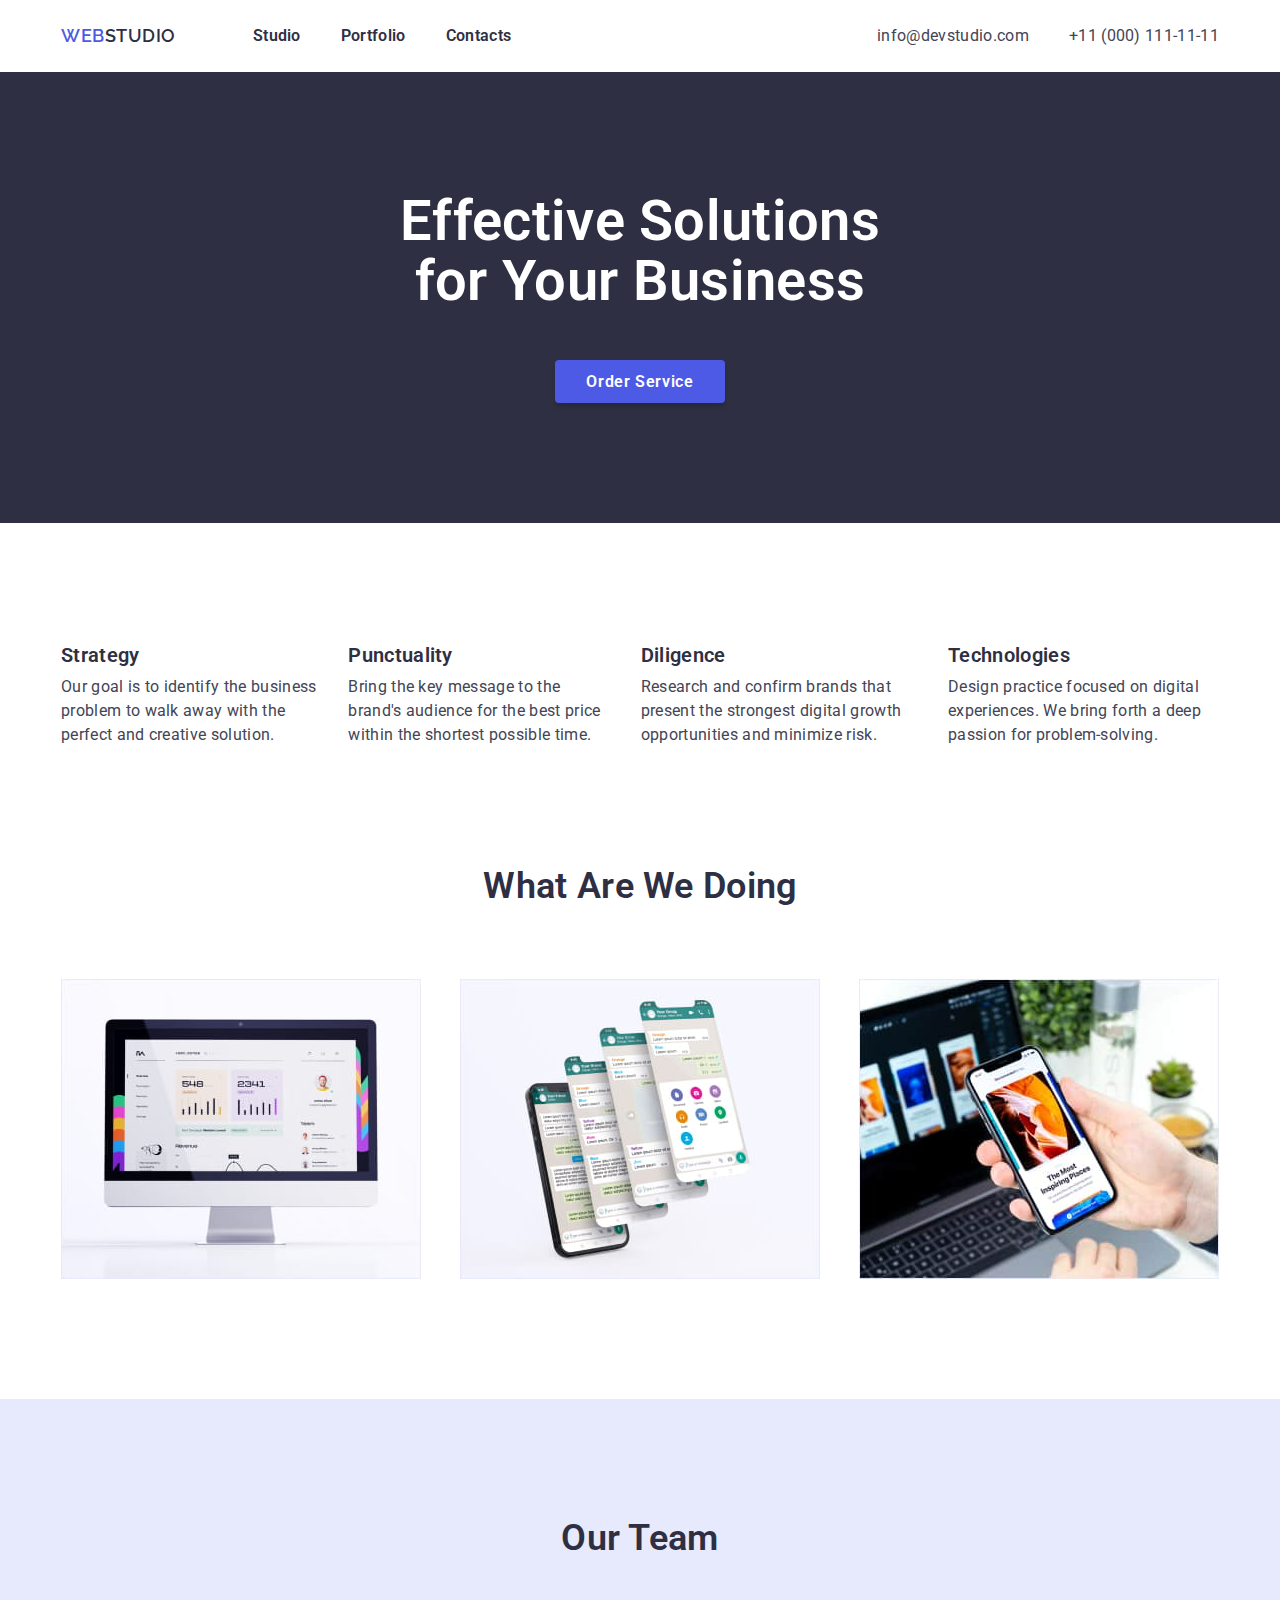
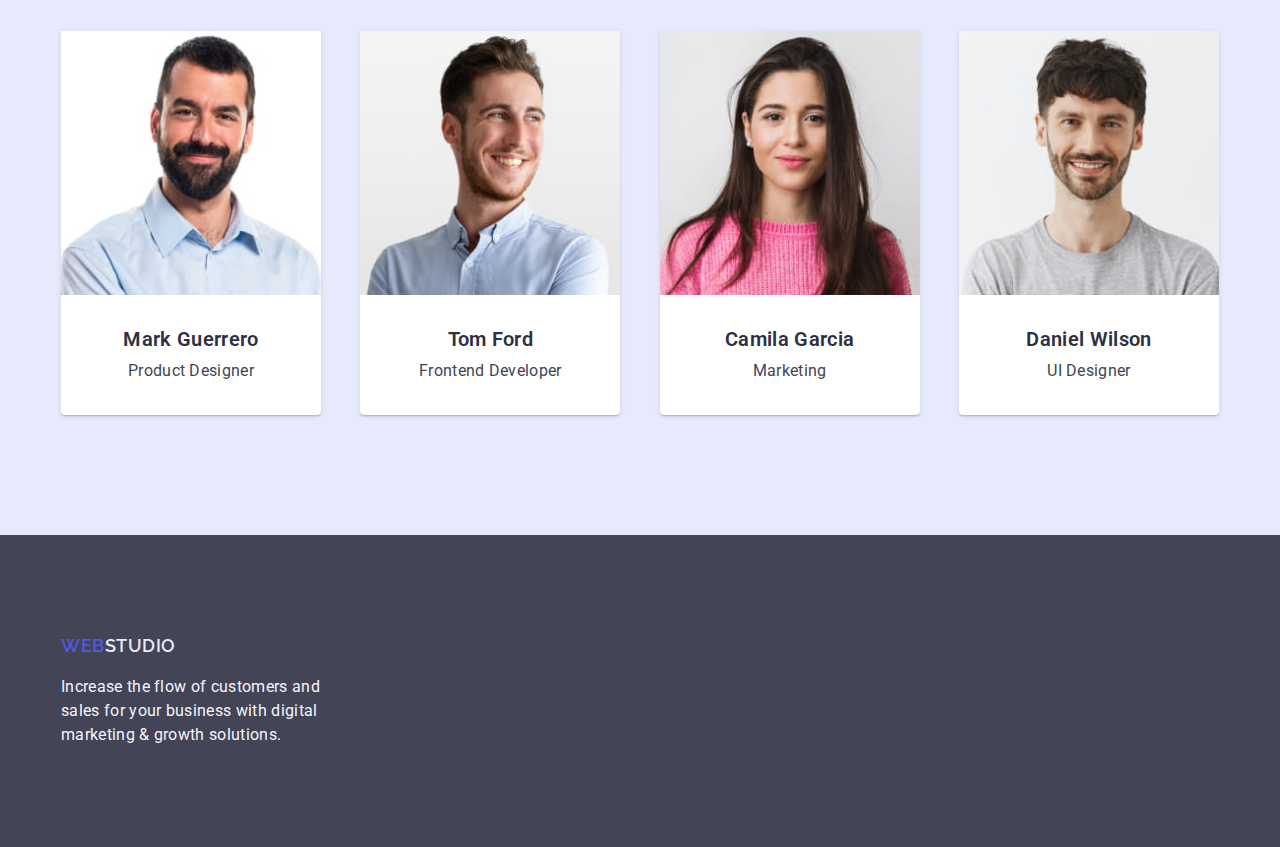
<file: index.html>
<!DOCTYPE html>
<html lang="en">
  <head>
    <meta charset="UTF-8" />
    <meta http-equiv="X-UA-Compatible" content="IE=edge" />
    <meta name="viewport" content="width=device-width, initial-scale=1.0" />
    <link
      rel="stylesheet"
      href="https://cdnjs.cloudflare.com/ajax/libs/modern-normalize/1.0.0/modern-normalize.min.css"
    />
    <link
      href="https://fonts.googleapis.com/css2?family=Raleway:wght@700&family=Roboto:wght@400;500;700;900&display=swap"
      rel="stylesheet"
    />
    <link rel="stylesheet" href="./css/styles.css" />
    <title>Studio</title>
  </head>
  <body>
    <header class="header">
      <div class="container container-header">
        <div class="container-nav">
          <a href="./index.html" class="logo web"
            ><span class="web">WEB</span>STUDIO</a
          >

          <nav class="nav">
            <ul class="nav-items">
              <li class="nav-item">
                <a href="./index.html" class="link">Studio</a>
              </li>
              <li class="nav-item">
                <a href="./portfolio.html" class="link">Portfolio</a>
              </li>
              <li class="nav-item"><a href="" class="link">Contacts</a></li>
            </ul>
          </nav>
        </div>
        <div class="contacts">
          <a href="mailto:info@devstudio.com" class="link description"
            >info@devstudio.com</a
          >
          <a href="tel:+110001111111" class="link description"
            >+11 (000) 111-11-11</a
          >
        </div>
      </div>
    </header>
    <main>
      <section class="section hero">
        <div class="container container-hero">
          <h1 class="title">Effective Solutions for Your Business</h1>
          <button class="btn backward" type="button">Order Service</button>
        </div>
      </section>
      <section class="section-features features">
        <div class="container container-features">
          <h2 class="secret-name">white</h2>
          <ul class="feature-items">
            <li class="feature-item">
              <h3 class="crosstitle">Strategy</h3>
              <p class="description">
                Our goal is to identify the business problem to walk away with
                the perfect and creative solution.
              </p>
            </li>
            <li class="feature-item">
              <h3 class="crosstitle">Punctuality</h3>
              <p class="description">
                Bring the key message to the brand's audience for the best price
                within the shortest possible time.
              </p>
            </li>
            <li class="feature-item">
              <h3 class="crosstitle">Diligence</h3>
              <p class="description">
                Research and confirm brands that present the strongest digital
                growth opportunities and minimize risk.
              </p>
            </li>
            <li class="feature-item">
              <h3 class="crosstitle">Technologies</h3>
              <p class="description">
                Design practice focused on digital experiences. We bring forth a
                deep passion for problem-solving.
              </p>
            </li>
          </ul>
        </div>
      </section>
      <section class="section doing">
        <div class="container container-doing">
          <h2 class="subtitle">What Are We Doing</h2>
          <ul class="doing-items">
            <li class="doing-item">
              <img
                src="./images/monitor-of-Apple-iMac.jpg"
                alt="monitor of Apple iMac"
                width="360"
                height="300"
              />
            </li>
            <li class="doing-item">
              <img
                src="./images/phone-with-application-view.jpg"
                alt="phone with application view"
                width="360"
                height="300"
              />
            </li>
            <li class="doing-item">
              <img
                src="./images/mobile-&-computer-versions-of-app.jpg"
                alt="mobile & computer versions of app"
                width="360"
                height="300"
              />
            </li>
          </ul>
        </div>
      </section>

      <section class="section team">
        <div class="container container-team">
          <h2 class="subtitle">Our Team</h2>
          <ul class="team-items">
            <li class="team-item person">
              <img
                src="./images/Mark-Guerrero.jpg"
                alt="Mark Guerrero"
                width="260"
                height="264"
              />
              <h3 class="crosstitle">Mark Guerrero</h3>
              <p class="description">Product Designer</p>
            </li>
            <li class="team-item person">
              <img
                src="./images/Tom-Ford.jpg"
                alt="Tom Ford"
                width="260"
                height="264"
              />
              <h3 class="crosstitle">Tom Ford</h3>
              <p class="description">Frontend Developer</p>
            </li>
            <li class="team-item person">
              <img
                src="./images/Camila-Garcia.jpg"
                alt="Camila Garcia"
                width="260"
                height="264"
              />
              <h3 class="crosstitle">Camila Garcia</h3>
              <p class="description">Marketing</p>
            </li>
            <li class="team-item person">
              <img
                src="./images/Daniel-Wilson.jpg"
                alt="Daniel Wilson"
                width="260"
                height="264"
              />
              <h3 class="crosstitle">Daniel Wilson</h3>
              <p class="description">UI Designer</p>
            </li>
          </ul>
        </div>
      </section>
    </main>
    <footer class="footer">
      <div class="footer-container container">
        <div class="footer-wrapper">
          <a href="./index.html" class="footer web"
            ><span class="web">WEB</span>STUDIO</a
          >
          <p class="description footer no-psevdo">
            Increase the flow of customers and sales for your business with
            digital marketing & growth solutions.
          </p>
        </div>
      </div>
    </footer>
  </body>
</html>
</file>
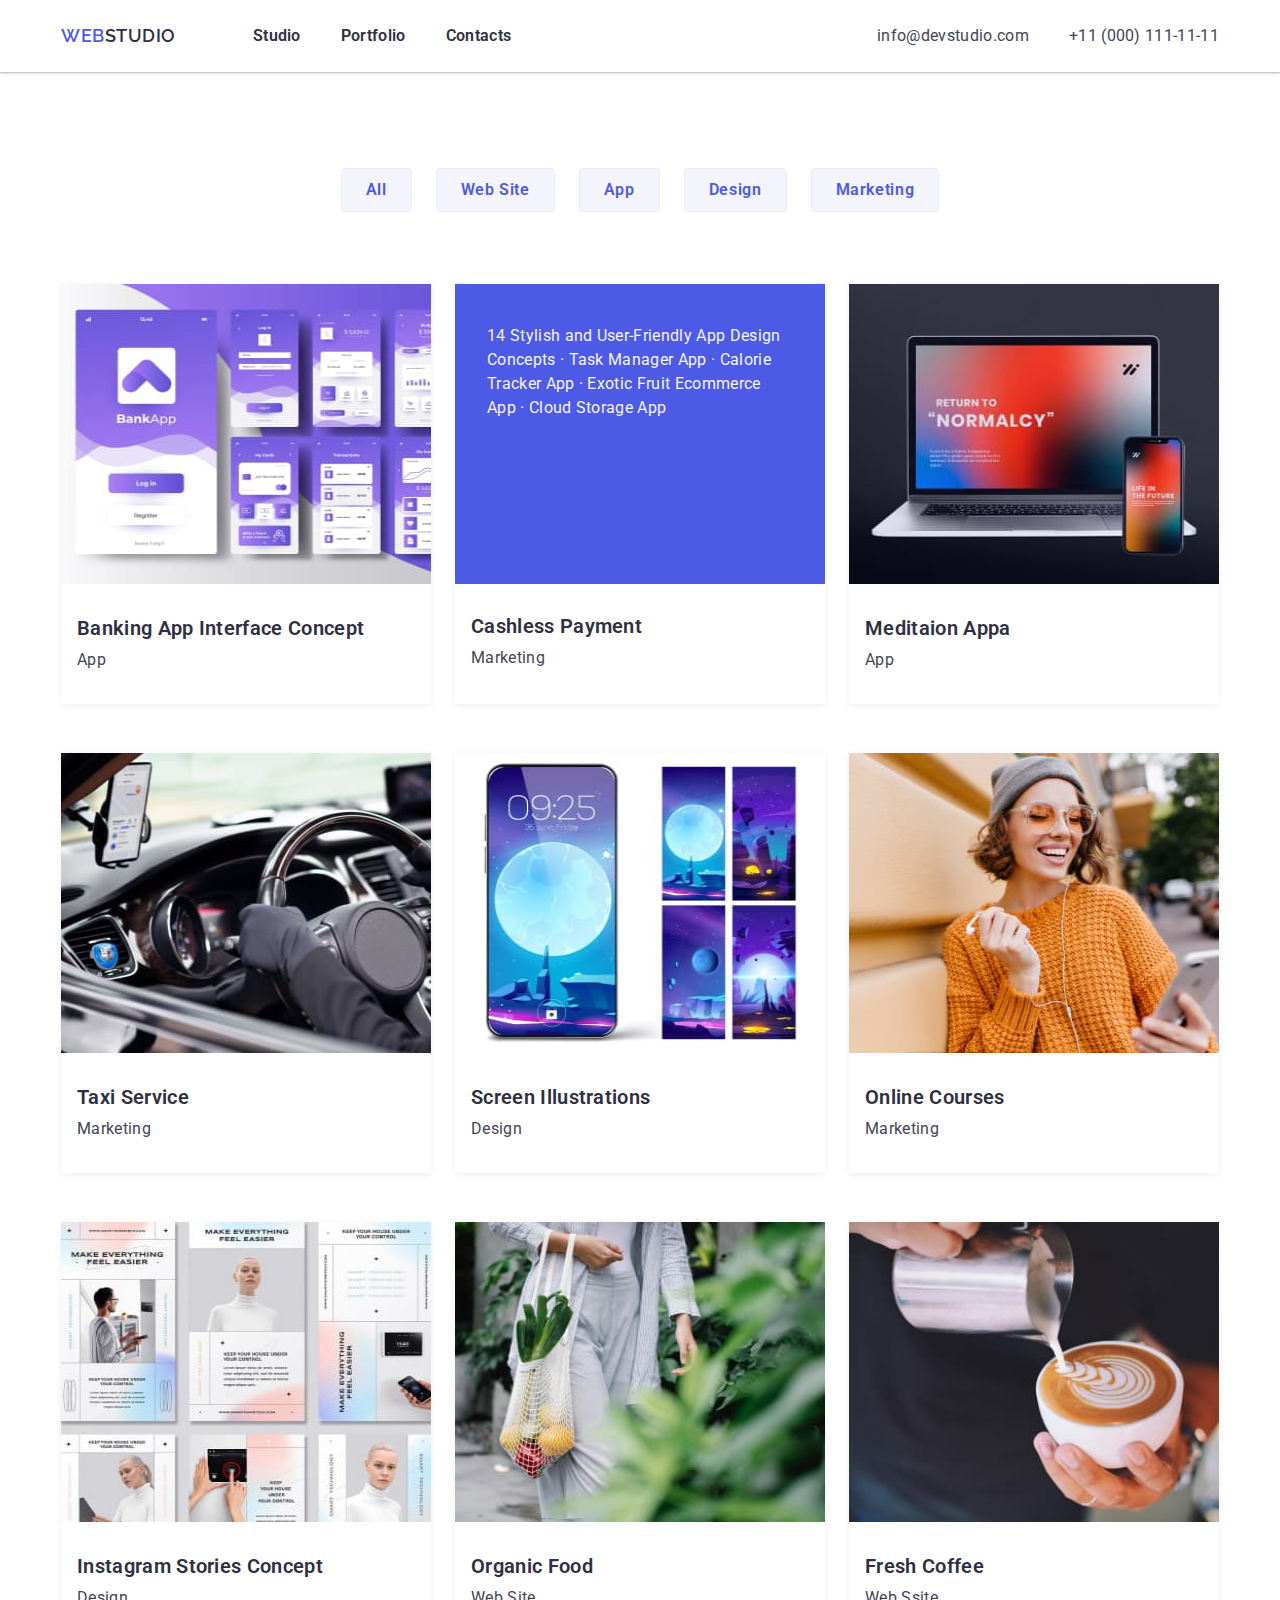
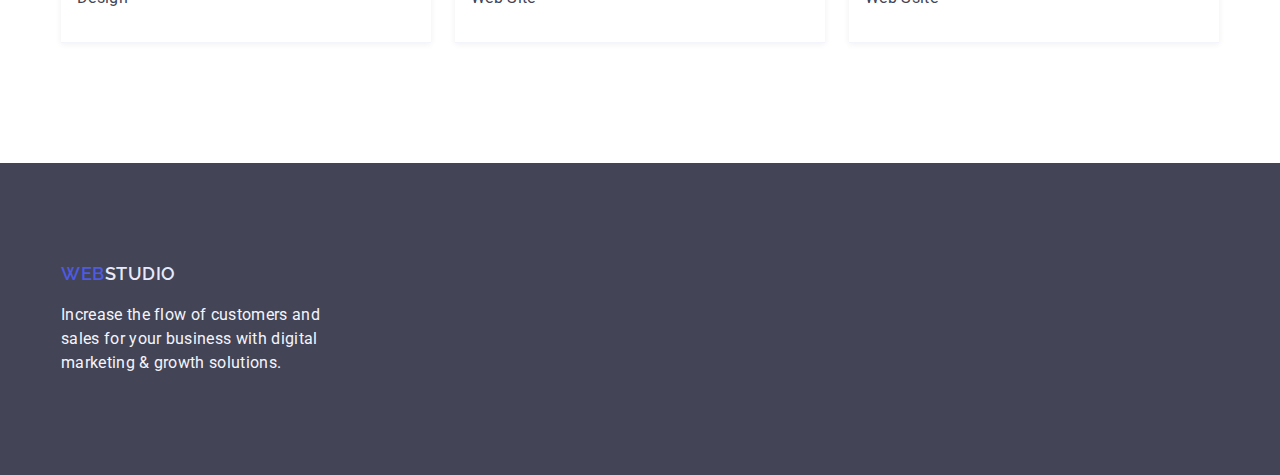
<file: portfolio.html>
<!DOCTYPE html>
<html lang="en">
  <head>
    <meta charset="UTF-8" />
    <meta http-equiv="X-UA-Compatible" content="IE=edge" />
    <meta name="viewport" content="width=device-width, initial-scale=1.0" />
    <link
      rel="stylesheet"
      href="https://cdnjs.cloudflare.com/ajax/libs/modern-normalize/1.0.0/modern-normalize.min.css"
    />
    <link
      href="https://fonts.googleapis.com/css2?family=Raleway:wght@700&family=Roboto:wght@400;500;700;900&display=swap"
      rel="stylesheet"
    />
    <link rel="stylesheet" href="./css/styles.css" />
    <title>Portfolio</title>
  </head>
  <body>
    <header class="header">
      <div class="container container-header">
        <div class="container-nav">
          <a href="./index.html" class="logo web"
            ><span class="web">WEB</span>STUDIO</a
          >

          <nav class="nav">
            <ul class="nav-items">
              <li class="nav-item">
                <a href="./index.html" class="link">Studio</a>
              </li>
              <li class="nav-item">
                <a href="./portfolio.html" class="link">Portfolio</a>
              </li>
              <li class="nav-item"><a href="" class="link">Contacts</a></li>
            </ul>
          </nav>
        </div>
        <div class="contacts">
          <a href="mailto:info@devstudio.com" class="link description"
            >info@devstudio.com</a
          >
          <a href="tel:+110001111111" class="link description"
            >+11 (000) 111-11-11</a
          >
        </div>
      </div>
    </header>
    <main>
      <section class="section-portfolio main">
        <div class="container container-buttons">
          <h2 class="subtitle secret-name">empty</h2>
          <ul class="buttons-items">
            <li class="button-item">
              <button class="btn" type="button">All</button>
            </li>
            <li class="button-item">
              <button class="btn" type="button">Web Site</button>
            </li>
            <li class="button-item">
              <button class="btn" type="button">App</button>
            </li>
            <li class="button-item">
              <button class="btn" type="button">Design</button>
            </li>
            <li class="button-item">
              <button class="btn" type="button">Marketing</button>
            </li>
          </ul>
        </div>
        <div class="container container-card">
          <h2 class="subtitle secret-name">cards</h2>
          <ul class="card-items">
            <li class="card-item">
              <img
                src="./images/Banking-App-Interface-Concept.jpg"
                alt="Banking App Interface Concept"
                width="370"
                height="300"
              />
              <div class="container-card-item">
                <h3 class="crosstitle">Banking App Interface Concept</h3>
                <p class="description">App</p>
              </div>
            </li>
            <li class="card-item">
              <img
                src="./images/Cashless-Payment.jpg"
                alt="Cashless Payment"
                width="370"
                height="300"
              />
              <p class="description add">
                14 Stylish and User-Friendly App Design Concepts · Task Manager
                App · Calorie Tracker App · Exotic Fruit Ecommerce App · Cloud
                Storage App
              </p>
              <div class="container-card-item">
                <h3 class="crosstitle">Cashless Payment</h3>
                <p class="description">Marketing</p>
              </div>
            </li>
            <li class="card-item">
              <img
                src="./images/Meditaion-App.jpg"
                alt="Meditaion App"
                width="370"
                height="300"
              />
              <div class="container-card-item">
                <h3 class="crosstitle">Meditaion Appa</h3>
                <p class="description">App</p>
              </div>
            </li>
            <li class="card-item">
              <img
                src="./images/Taxi-Service.jpg"
                alt="Taxi Service"
                width="370"
                height="300"
              />
              <div class="container-card-item">
                <h3 class="crosstitle">Taxi Service</h3>
                <p class="description">Marketing</p>
              </div>
            </li>
            <li class="card-item">
              <img
                src="./images/Screen-Illustrations.jpg"
                alt="Screen Illustrations"
                width="370"
                height="300"
              />
              <div class="container-card-item">
                <h3 class="crosstitle">Screen Illustrations</h3>
                <p class="description">Design</p>
              </div>
            </li>
            <li class="card-item">
              <img
                src="./images/Online-Courses.jpg"
                alt="Online Courses"
                width="370"
                height="300"
              />
              <div class="container-card-item">
                <h3 class="crosstitle">Online Courses</h3>
                <p class="description">Marketing</p>
              </div>
            </li>
            <li class="card-item">
              <img
                src="./images/Instagram-Stories-Concept.jpg"
                alt="Instagram Stories Concept"
                width="370"
                height="300"
              />
              <div class="container-card-item">
                <h3 class="crosstitle">Instagram Stories Concept</h3>
                <p class="description">Design</p>
              </div>
            </li>
            <li class="card-item">
              <img
                src="./images/Organic-Food.jpg"
                alt="Organic Food"
                width="370"
                height="300"
              />
              <div class="container-card-item">
                <h3 class="crosstitle">Organic Food</h3>
                <p class="description">Web Site</p>
              </div>
            </li>
            <li class="card-item">
              <img
                src="./images/Fresh-Coffee.jpg"
                alt="Fresh Coffee"
                width="370"
                height="300"
              />
              <div class="container-card-item">
                <h3 class="crosstitle">Fresh Coffee</h3>
                <p class="description">Web Ssite</p>
              </div>
            </li>
          </ul>
        </div>
      </section>
    </main>
    <footer class="footer">
      <div class="footer-container container">
        <div class="footer-wrapper">
          <a href="./index.html" class="footer web"
            ><span class="web">WEB</span>STUDIO</a
          >
          <p class="description footer no-psevdo">
            Increase the flow of customers and sales for your business with
            digital marketing & growth solutions.
          </p>
        </div>
      </div>
    </footer>
  </body>
</html>
</file>
<file: css/styles.css>
/* -------------------------MAIN SETTINGS---------------------------------- */

:root {
  --navy-blue: #2e2f42;
  --white-color: #fff;
  --cloud-color: #f4f4fd;
  --blue-color: #4d5ae5;
  --slate-color: #434455;
  --cornflower-color: #e7e9fc;
  --green-color: #31d0aa;
  --light-slate-color: #8e8f99;
  --main-font: "Roboto", sans-serif;
  --second-font: "Raleway", sans-serif;
  --letter-spacing: 0.02rem;
  --line-height: 1.5;
  --semibold-weight: 600;
}
body {
  font-family: var(--main-font);
  font-size: 16px;
  font-weight: normal;
  color: var(--navy-blue);
  letter-spacing: var(--letter-spacing);
  line-height: var(--line-height);
  background-color: var(--white-color);
}
li {
  list-style: none;
}
a {
  text-decoration: none;
}
img {
  display: block;
  margin: 0;
}
h1,
h2,
h3,
p,
ul {
  margin: 0;
  padding: 0;
}
.title {
  margin: 0 0 48px 0;
}
.subtitle {
  margin: 0 0 72px 0;
}
.crosstitle {
  margin: 32px 0 8px 0;
}
.description {
  margin: 0 0 32px 0;
}
.container {
  max-width: 1158px;
  margin: 0 auto;
}
.section {
  padding: 120px 0;
}
/* -------------------------SECTIONS---------------------------------- */
.header {
  box-shadow: 0px 2px 1px rgba(46, 47, 66, 0.08),
    0px 1px 1px rgba(46, 47, 66, 0.16), 0px 1px 6px rgba(46, 47, 66, 0.08);
}
.hero {
  background-color: var(--navy-blue);
  color: var(--cloud-color);
}

.team {
  background-color: var(--cornflower-color);
  text-align: center;
}
.footer {
  background-color: var(--slate-color);
}
/* -------------------------BUTTONS--------------------------------- */

.btn {
  align-items: center;
  cursor: pointer;
  letter-spacing: 0.04em;
  font-weight: var(--semibold-weight);
  background-color: var(--cloud-color);
  color: var(--blue-color);
  border: 1px solid var(--cornflower-color);
  border-radius: 4px;
  text-decoration: none;
}
.btn:hover,
.btn:focus {
  background-color: var(--blue-color);
  color: var(--cloud-color);
}
.btn.backward {
  font-weight: var(--semibold-weight);
  line-height: 1.19;
  background-color: var(--blue-color);
  color: var(--white-color);
  box-shadow: 0px 4px 4px rgba(0, 0, 0, 0.15);
  border: var(--blue-color);
  border-radius: 4px;
}
.btn.backward:hover,
.btn.backward:focus {
  background-color: var(--cloud-color);
  color: var(--blue-color);
  border: 1px solid var(--cloud-color);
}
/* -------------------------h1/h2/h3---------------------------------- */

.title {
  color: var(--white-color);
  font-weight: var(--semibold-weight);
  font-size: 56px;
  line-height: 1.07;
  text-align: center;
}
.subtitle {
  font-weight: var(--semibold-weight);
  font-size: 36px;
  line-height: 1.11;
  text-align: center;
}
.crosstitle {
  line-height: 1.2;
  font-size: 20px;
  font-weight: var(--semibold-weight);
}
/* -------------------------p/link/nav/hover:focus---------------------------------- */

.description,
.link.description {
  color: var(--slate-color);
}
.link.description {
  font-weight: normal;
}
.link {
  font-weight: var(--semibold-weight);
  color: var(--navy-blue);
  text-decoration: none;
}
.link:hover,
.link:focus {
  color: var(--blue-color);
}
.link.nav {
  color: var(--navy-blue);
}
/* -------------------------FEATURES---------------------------------- */

.web {
  font-family: var(--second-font);
  font-size: 18px;
  line-height: 1.16;
  letter-spacing: 0.03em;
  text-transform: uppercase;
  color: var(--blue-color);
  font-weight: var(--semibold-weight);
}
.logo {
  color: var(--navy-blue);
}
.footer {
  color: var(--cornflower-color);
}
.secret-name {
  position: absolute;
  width: 1px;
  height: 1px;
  margin: -1px;
  padding: 0;
  overflow: hidden;
  border: 0;
  clip: rect(0 0 0 0);
}
.description.add {
  color: var(--cloud-color);
}
.description.footer.no-psevdo {
  color: var(--cloud-color);
}
/* -------------------------CARDS---------------------------------- */

.person {
  box-shadow: 0px 1px 6px rgba(46, 47, 66, 0.08),
    0px 1px 1px rgba(46, 47, 66, 0.16), 0px 2px 1px rgba(46, 47, 66, 0.08);
  border-radius: 0px 0px 4px 4px;
  background: var(--white-color);
}
.card-item {
  border-bottom: 0.5px solid var(--cloud-color);
  box-shadow: 0px 1px 6px rgba(46, 47, 66, 0.08);
}
/* -------------------------MARGINS/PADDINGS/WIDTH/HEIGHT---------------------------------- */
/* -------------------------HEADER---------------------------------- */

.container-header {
  justify-content: space-between;
  align-items: center;
  display: flex;
  gap: 77px;
  padding: 24px 0;
}
.container-nav {
  display: flex;
  align-items: center;
  gap: 77px;
}
.nav-items {
  display: flex;
  align-items: center;
  gap: 40px;
}
.contacts {
  display: flex;
  gap: 40px;
  margin-left: auto;
}
.link.description {
  margin: 0;
}
/* -------------------------INDEX.HTML---------------------------------- */

.container-hero {
  margin: 0 auto;
}
.container-hero > .title {
  width: 492px;
  margin: 0 auto;
  margin-bottom: 48px;
}
.btn.backward {
  width: 170px;
  margin: 0 auto;
  display: flex;
  justify-content: center;
  align-items: center;
}
.feature-items,
.doing-items,
.team-items {
  display: flex;
  justify-content: space-between;
  gap: 24px;
}
.section-features {
  padding: 120px 0 0 0;
}
.feature-item > .crosstitle {
  margin: 0 0 8px 0;
}
.feature-item > .description {
  margin: 0;
}
.footer-wrapper {
  margin-right: auto;
  width: 264px;
  padding: 100px 0;
}
.no-psevdo {
  margin: 16px 0 0 0;
}
/* -------------------------PORTFOLIO.HTML---------------------------------- */
.section-portfolio {
  padding: 96px 0 120px 0;
}
.container-card-item {
  margin: 32px 16px;
}
.card-items {
  display: flex;
  flex-wrap: wrap;
  row-gap: 48px;
  column-gap: 24px;
}
.card-item {
  flex-basis: calc((100% - 48px) / 3);
}
.description.add {
  width: 296px;
  height: 96px;
  margin: -260px 32px 194px 32px;
}
.buttons-items {
  display: flex;
  justify-content: center;
  gap: 24px;
  margin: 0 0 72px 0;
}
.btn {
  width: auto;
  padding: 12px 24px;
}
.card {
  padding: 0 0 120px 0;
}
</file>
